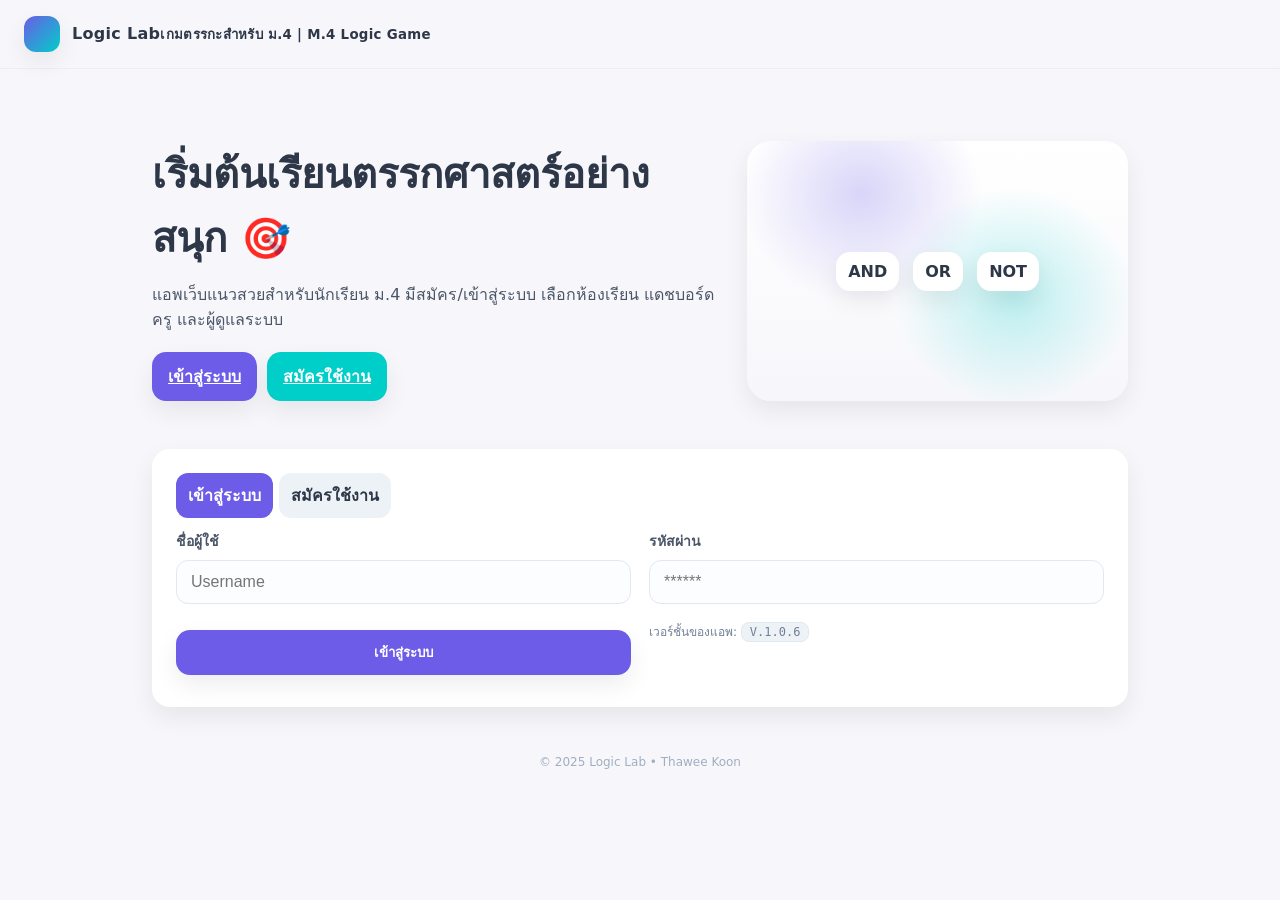
<file: index.html>
<!doctype html>
<html lang="th">
<head>
  <meta charset="utf-8">
  <meta name="viewport" content="width=device-width, initial-scale=1">
  <title>Logic Lab M.4 — เข้าสู่ระบบ / สมัคร</title>
  <link rel="stylesheet" href="styles.css">
</head>
<body>
  <div class="nav">
    <div class="brand">
      <div class="brand-logo"></div>
      <div><span>Logic Lab</span><small>เกมตรรกะสำหรับ ม.4 | M.4 Logic Game</small></div>
    </div>

  </div>

  <div class="container">
    <div class="hero">
      <div>
        <h1>เริ่มต้นเรียนตรรกศาสตร์อย่างสนุก 🎯</h1>
        <p>แอพเว็บแนวสวยสำหรับนักเรียน ม.4 มีสมัคร/เข้าสู่ระบบ เลือกห้องเรียน แดชบอร์ดครู และผู้ดูแลระบบ</p>
        <div style="display:flex;gap:10px">
          <a class="btn" href="#auth">เข้าสู่ระบบ</a>
          <a class="btn accent" href="#auth" onclick="document.getElementById('tab-register').click()">สมัครใช้งาน</a>
        </div>
      </div>
      <div class="hero-ill"><div class="chip">AND</div><div class="chip">OR</div><div class="chip">NOT</div></div>
    </div>

    <div class="card" id="auth">
      <div class="card-tabs">
        <div class="tab active" id="tab-login">เข้าสู่ระบบ</div>
        <div class="tab" id="tab-register">สมัครใช้งาน</div>
      </div>

      <div id="card-login">
        <form id="loginForm" class="grid cols-2">
          <div class="input"><label>ชื่อผู้ใช้</label><input id="login_user" placeholder="Username"></div>
          <div class="input"><label>รหัสผ่าน</label><input id="login_pass" type="password" placeholder="******"></div>
          <div><button class="btn" style="width:100%;margin-top:8px">เข้าสู่ระบบ</button><div class="small" id="login_msg" style="margin-top:8px"></div></div>
          <div class="small">เวอร์ชั้นของแอพ: <span class="kbd">V.1.0.6</span> </div>
        </form>
      </div>

      <div id="card-register" class="hidden">
        <form id="regForm" class="grid cols-2">
          <div class="input"><label>ชื่อ - นามสกุล</label><input id="reg_name" placeholder="เช่น นราธิป ใจดี" required></div>
          <div class="input"><label>ชื่อผู้ใช้</label><input id="reg_user" placeholder="เช่น naratip_m4/1" pattern="[\u0E00-\u0E7Fa-zA-Z0-9_\.]{3,}" title="ใช้ได้: ไทย/อังกฤษ/ตัวเลข/_ . อย่างน้อย 3 ตัว และห้ามเว้นว่าง" required></div>
          <div class="input"><label>รหัสผ่าน</label><input id="reg_pass" type="password" minlength="6" required></div>
          <div class="small" style="align-self:center">* สมัครด้วยตัวเองได้เฉพาะ <b>นักเรียน</b>. ถ้าเป็นครูให้ผู้ดูแลระบบสร้างบัญชีให้</div>
          <div><button class="btn success" style="width:100%;margin-top:8px">สมัครใช้งาน</button></div>
          <div class="small" id="reg_msg" style="align-self:center"></div>
          <div class="small" id="storage_hint" style="grid-column:1/-1;color:#718096">หากสมัครไม่สำเร็จ: ตรวจสอบว่าเบราว์เซอร์ไม่อยู่ในโหมดไม่ระบุตัวตน และอนุญาตการเก็บข้อมูล (localStorage)</div>
        </form>
      </div>
    </div>
  </div>

  <div id="toast" class="card hidden" style="position:fixed; bottom:24px; left:50%; transform:translateX(-50%); padding:12px 16px;">ข้อความ</div>
  <div class="footer">© 2025 Logic Lab • Thawee Koon</div>

  <script src="app.js"></script>
  <script>TK.initIndex()</script>
</body>
</html>
</file>
<file: styles.css>
:root{
  --bg: #f7f7fb;
  --card: #ffffff;
  --primary: #6c5ce7;
  --accent: #00cec9;
  --muted: #a0aec0;
  --danger: #ff7675;
  --success: #00b894;
  --text: #2d3748;
  --shadow: 0 10px 25px rgba(0,0,0,.07);
  --radius: 18px;
}
*{box-sizing:border-box}
html,body{margin:0;padding:0;background:var(--bg);color:var(--text);
  font-family: ui-sans-serif,system-ui,-apple-system,Segoe UI,Roboto,Inter,Helvetica,Arial}
.container{max-width:1024px;margin:0 auto;padding:24px}
.nav{display:flex;align-items:center;justify-content:space-between;padding:16px 24px;
  position:sticky;top:0;background:rgba(247,247,251,.8);backdrop-filter:saturate(180%) blur(10px);
  border-bottom:1px solid #eee;z-index:10}
.brand{display:flex;align-items:center;gap:12px;font-weight:800;letter-spacing:.3px}
.brand-logo{width:36px;height:36px;border-radius:12px;background:linear-gradient(135deg,var(--primary),var(--accent));box-shadow:var(--shadow)}
.brand span small{display:block;font-weight:600;color:var(--muted)}
.btn{appearance:none;border:none;outline:none;cursor:pointer;padding:12px 16px;border-radius:14px;
  background:var(--primary);color:white;font-weight:700;box-shadow:var(--shadow);
  transition:transform .06s ease,opacity .2s}
.btn:hover{transform:translateY(-1px);opacity:.95}
.btn.ghost{background:#edf2f7;color:#1a202c}
.btn.danger{background:var(--danger)}
.btn.success{background:var(--success)}
.btn.accent{background:var(--accent)}
.card{background:var(--card);border-radius:var(--radius);box-shadow:var(--shadow);padding:24px}
.grid{display:grid;gap:18px}
.grid.cols-2{grid-template-columns:repeat(2,minmax(0,1fr))}
.grid.cols-3{grid-template-columns:repeat(3,minmax(0,1fr))}
@media (max-width:900px){.grid.cols-2,.grid.cols-3{grid-template-columns:1fr}}
.input{display:flex;flex-direction:column;gap:8px}
.input label{font-weight:700;font-size:14px;color:#4a5568}
.input input,.input select,.input textarea{width:100%;padding:12px 14px;border-radius:12px;border:1px solid #e2e8f0;background:#fbfdff;font-size:16px}
.input input:focus,.input select:focus,.input textarea:focus{outline:2px solid #dfe7ff;border-color:#cbd5e0}
.section-title{font-size:22px;font-weight:800;margin:0 0 12px}
.kbd{display:inline-block;padding:2px 8px;border-radius:8px;background:#edf2f7;border:1px solid #e2e8f0;font-family:ui-monospace,Menlo,Consolas,monospace}
.badge{display:inline-block;padding:6px 10px;border-radius:999px;background:#edf2f7;color:#2d3748;font-weight:700;font-size:12px}
.table{width:100%;border-collapse:separate;border-spacing:0 10px}
.table th{text-align:left;font-size:12px;color:#718096}
.table td,.table th{padding:10px 12px}
.table tr{background:var(--card);box-shadow:var(--shadow);border-radius:12px}
.table tr td:first-child,.table tr th:first-child{border-top-left-radius:12px;border-bottom-left-radius:12px}
.table tr td:last-child,.table tr th:last-child{border-top-right-radius:12px;border-bottom-right-radius:12px}
.hero{padding:48px 0;display:grid;grid-template-columns:1.2fr .8fr;gap:24px;align-items:center}
.hero h1{font-size:40px;margin:0 0 12px}
.hero p{color:#4a5568;margin:0 0 20px}
.hero-ill{height:260px;border-radius:24px;background:
  radial-gradient(120px 110px at 30% 20%, rgba(108,92,231,.25), transparent),
  radial-gradient(120px 110px at 70% 60%, rgba(0,206,201,.25), transparent),
  linear-gradient(180deg, #fff, #f7f7fb);
  display:flex;align-items:center;justify-content:center;gap:14px;box-shadow:var(--shadow)}
.hero-ill .chip{padding:10px 12px;border-radius:14px;background:#fff;box-shadow:var(--shadow);font-weight:800}
.card-tabs{display:flex;gap:6px;margin-bottom:12px}
.tab{padding:10px 12px;border-radius:12px;font-weight:700;cursor:pointer;background:#edf2f7;color:#2d3748}
.tab.active{background:var(--primary);color:#fff}
.footer{text-align:center;color:#a0aec0;font-size:12px;padding:24px}
.small{font-size:12px;color:#718096}
.hidden{display:none !important}
</file>
